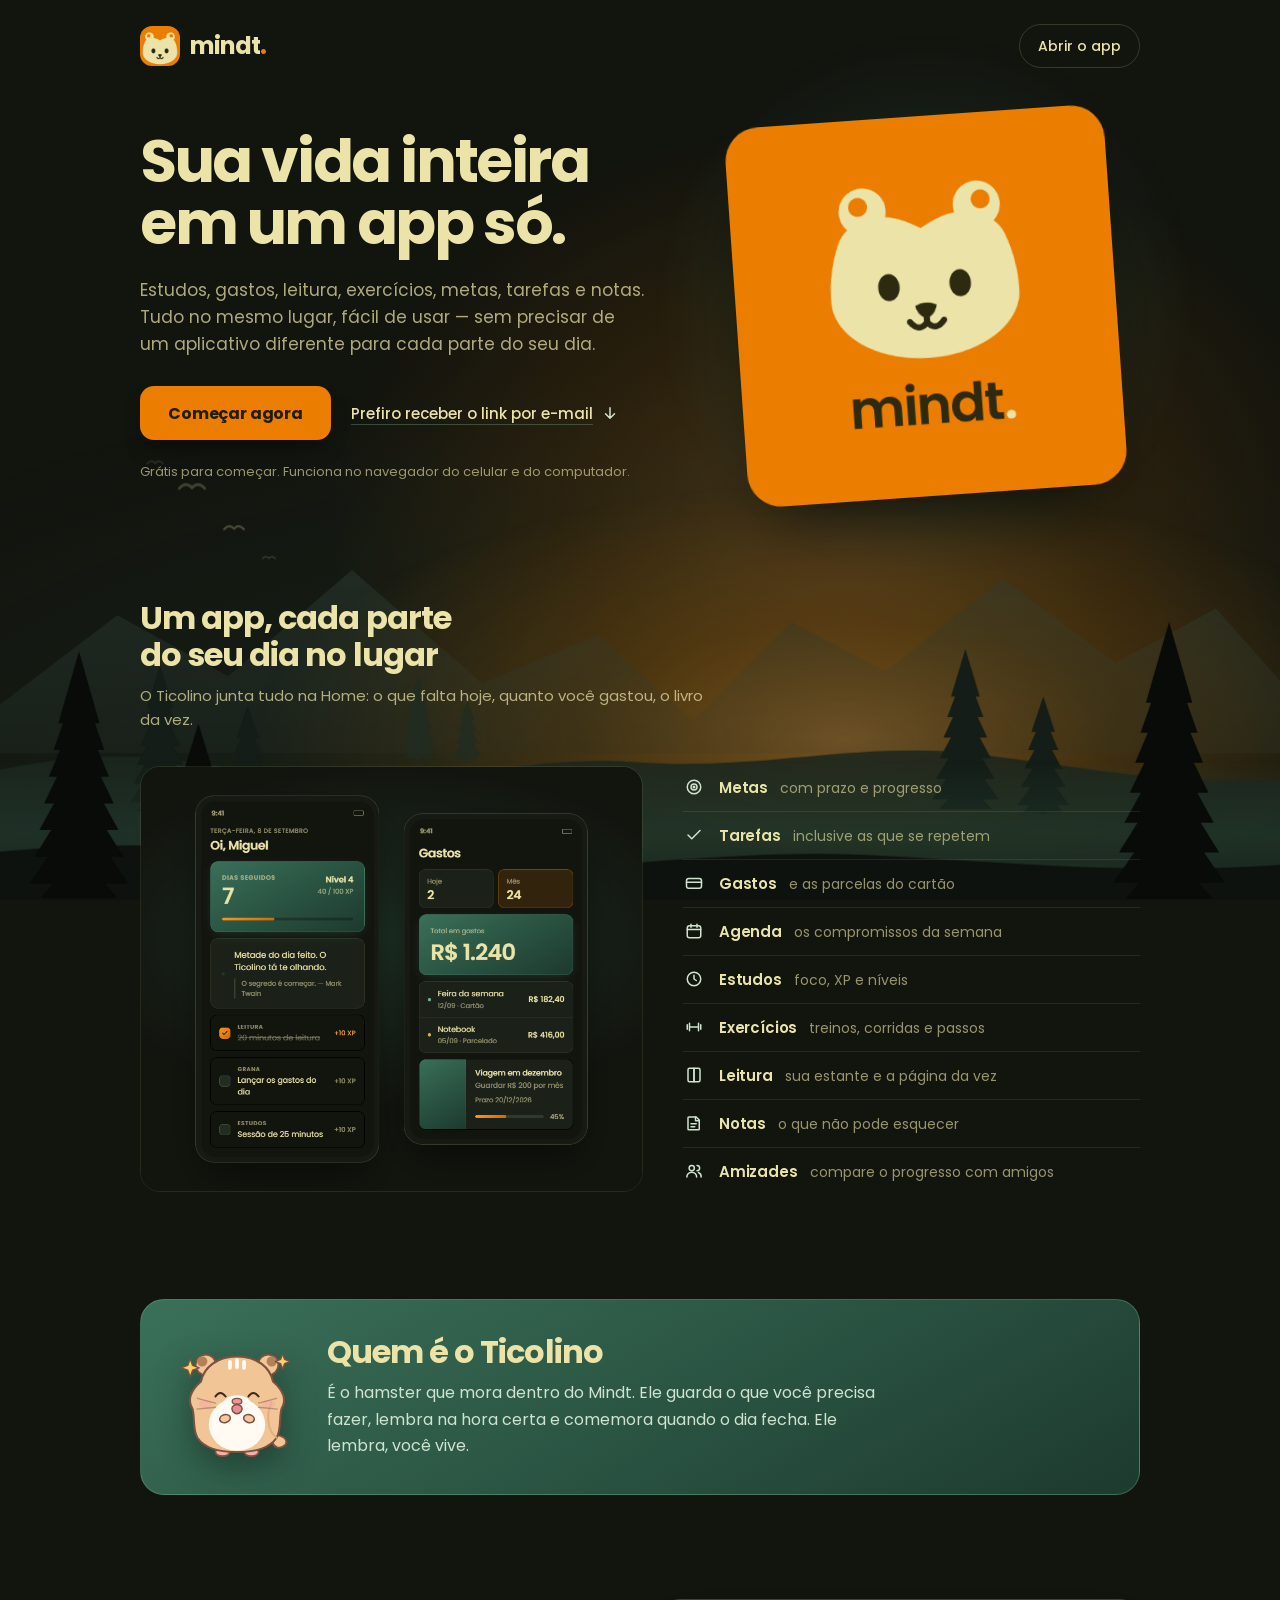
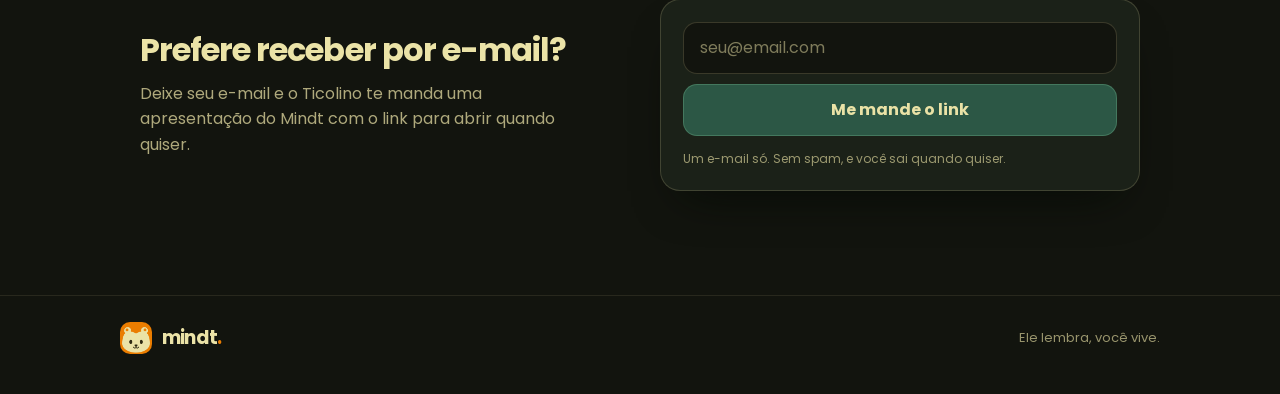
<file: conheca/index.html>
<!DOCTYPE html>
<html lang="pt-BR">
<head>
<meta charset="UTF-8">
<meta name="viewport" content="width=device-width, initial-scale=1.0">
<title>Mindt — sua vida inteira em um app só</title>
<meta name="description" content="Estudos, gastos, leitura, exercícios, metas, tarefas e notas. Tudo no mesmo lugar, com o Ticolino cuidando do seu dia.">
<meta name="theme-color" content="#12140E">
<meta name="color-scheme" content="dark">
<link rel="icon" type="image/png" sizes="64x64" href="../icons/favicon.png">
<link rel="apple-touch-icon" href="../icons/apple-touch-icon.png">

<meta property="og:type" content="website">
<meta property="og:site_name" content="Mindt">
<meta property="og:title" content="Mindt — sua vida inteira em um app só">
<meta property="og:description" content="Estudos, gastos, leitura, exercícios, metas, tarefas e notas. Tudo no mesmo lugar.">
<meta property="og:url" content="https://miguellpissinato-png.github.io/MINDT/conheca/">
<meta property="og:image" content="https://miguellpissinato-png.github.io/MINDT/email/hero-ticolino.png">
<meta property="og:image:width" content="1200">
<meta property="og:image:height" content="620">
<meta property="og:image:alt" content="Ticolino, o hamster mascote do Mindt, numa floresta ao entardecer">
<meta property="og:locale" content="pt_BR">
<meta name="twitter:card" content="summary_large_image">

<link rel="preconnect" href="https://fonts.googleapis.com">
<link rel="preconnect" href="https://fonts.gstatic.com" crossorigin>
<link rel="stylesheet" href="https://fonts.googleapis.com/css2?family=Poppins:wght@400;500;600;700;800&display=swap">
<link rel="stylesheet" href="../styles/floresta.css">
<link rel="stylesheet" href="estilo.css">
</head>
<body>

<!-- O mesmo cenario da Home do app, montado por ../js/floresta.js -->
<div class="floresta" id="floresta" aria-hidden="true"></div>

<header class="topo">
  <a class="marca" href="./" aria-label="Mindt">
    <img class="marca-selo" src="img/logo-selo.png" alt="" width="40" height="40">
    <span class="marca-nome">mindt<span class="ponto">.</span></span>
  </a>
  <a class="topo-abrir" href="../">Abrir o app</a>
</header>

<main>
  <div class="faixa">
    <section class="abertura">
      <div class="abertura-texto">
        <h1>Sua vida inteira<br>em um app só.</h1>
        <p class="linha-fina">Estudos, gastos, leitura, exercícios, metas, tarefas e notas. Tudo no mesmo lugar, fácil de usar — sem precisar de um aplicativo diferente para cada parte do seu dia.</p>
        <div class="acoes">
          <a class="botao" href="../">Começar agora</a>
          <a class="botao-leve" href="#entrar">
            Prefiro receber o link por e-mail
            <svg viewBox="0 0 24 24" fill="none" stroke="currentColor" stroke-width="2" stroke-linecap="round" stroke-linejoin="round" aria-hidden="true"><path d="M12 5v14M6 13l6 6 6-6"/></svg>
          </a>
        </div>
        <p class="nota">Grátis para começar. Funciona no navegador do celular e do computador.</p>
      </div>

      <div class="cartaz" aria-hidden="true">
        <img class="cartaz-placa" src="img/logo-mindt.png" width="1080" height="1080" alt="">
      </div>
    </section>
  </div>

  <div class="faixa">
    <section class="dentro-secao">
      <div class="cabecalho-secao">
        <h2>Um app, cada parte do seu dia no lugar</h2>
        <p>O Ticolino junta tudo na Home: o que falta hoje, quanto você gastou, o livro da vez.</p>
      </div>
      <div class="dentro">
        <figure class="telas">
          <img src="../email/telas-do-app.png" width="1200" height="760" loading="lazy"
               alt="Duas telas do Mindt no celular: a Home, com dias seguidos, recado do Ticolino e os itens do dia; e a tela de Gastos, com o total do mês e os lançamentos.">
        </figure>
        <ul class="modulos">
          <li><svg viewBox="0 0 24 24" fill="none" stroke="currentColor" stroke-width="2" stroke-linecap="round" stroke-linejoin="round" aria-hidden="true"><circle cx="12" cy="12" r="9"/><circle cx="12" cy="12" r="4"/><circle cx="12" cy="12" r="1"/></svg><b>Metas</b><span>com prazo e progresso</span></li>
          <li><svg viewBox="0 0 24 24" fill="none" stroke="currentColor" stroke-width="2" stroke-linecap="round" stroke-linejoin="round" aria-hidden="true"><path d="M4 12l5 5L20 6"/></svg><b>Tarefas</b><span>inclusive as que se repetem</span></li>
          <li><svg viewBox="0 0 24 24" fill="none" stroke="currentColor" stroke-width="2" stroke-linecap="round" stroke-linejoin="round" aria-hidden="true"><rect x="2" y="6" width="20" height="13" rx="3"/><path d="M2 11h20"/></svg><b>Gastos</b><span>e as parcelas do cartão</span></li>
          <li><svg viewBox="0 0 24 24" fill="none" stroke="currentColor" stroke-width="2" stroke-linecap="round" stroke-linejoin="round" aria-hidden="true"><rect x="3" y="5" width="18" height="16" rx="3"/><path d="M3 10h18M8 3v4M16 3v4"/></svg><b>Agenda</b><span>os compromissos da semana</span></li>
          <li><svg viewBox="0 0 24 24" fill="none" stroke="currentColor" stroke-width="2" stroke-linecap="round" stroke-linejoin="round" aria-hidden="true"><circle cx="12" cy="12" r="9"/><path d="M12 7v5l3 2"/></svg><b>Estudos</b><span>foco, XP e níveis</span></li>
          <li><svg viewBox="0 0 24 24" fill="none" stroke="currentColor" stroke-width="2" stroke-linecap="round" stroke-linejoin="round" aria-hidden="true"><path d="M3 9v6M6 7v10M18 7v10M21 9v6M6 12h12"/></svg><b>Exercícios</b><span>treinos, corridas e passos</span></li>
          <li><svg viewBox="0 0 24 24" fill="none" stroke="currentColor" stroke-width="2" stroke-linecap="round" stroke-linejoin="round" aria-hidden="true"><path d="M4 5a2 2 0 012-2h6v18H6a2 2 0 01-2-2z"/><path d="M20 5a2 2 0 00-2-2h-6v18h6a2 2 0 002-2z"/></svg><b>Leitura</b><span>sua estante e a página da vez</span></li>
          <li><svg viewBox="0 0 24 24" fill="none" stroke="currentColor" stroke-width="2" stroke-linecap="round" stroke-linejoin="round" aria-hidden="true"><path d="M5 4h10l4 4v12a1 1 0 01-1 1H5a1 1 0 01-1-1V5a1 1 0 011-1z"/><path d="M14 4v5h5M8 13h7M8 17h5"/></svg><b>Notas</b><span>o que não pode esquecer</span></li>
          <li><svg viewBox="0 0 24 24" fill="none" stroke="currentColor" stroke-width="2" stroke-linecap="round" stroke-linejoin="round" aria-hidden="true"><circle cx="9" cy="8" r="3.5"/><path d="M2.5 20a6.5 6.5 0 0113 0M16 4.5a3.5 3.5 0 010 7M18 14a6 6 0 013.5 6"/></svg><b>Amizades</b><span>compare o progresso com amigos</span></li>
        </ul>
      </div>
    </section>
  </div>

  <div class="faixa">
    <section>
      <div class="tico-cartao">
        <img src="img/ticolino-animado.svg" width="120" height="124" loading="lazy" alt="Ticolino acenando">
        <div>
          <h2>Quem é o Ticolino</h2>
          <p>É o hamster que mora dentro do Mindt. Ele guarda o que você precisa fazer, lembra na hora certa e comemora quando o dia fecha. Ele lembra, você vive.</p>
        </div>
      </div>
    </section>
  </div>

  <div class="faixa">
    <section id="entrar" class="captura">
      <div class="captura-texto">
        <h2>Prefere receber por e-mail?</h2>
        <p>Deixe seu e-mail e o Ticolino te manda uma apresentação do Mindt com o link para abrir quando quiser.</p>
      </div>

      <div class="caixa">
        <div id="formulario">
          <form id="form-lista" novalidate>
            <label for="campo-email" class="so-leitor">Seu e-mail</label>
            <input id="campo-email" name="email" type="email" required autocomplete="email"
                   inputmode="email" placeholder="seu@email.com">
            <button type="submit" id="botao-entrar">Me mande o link</button>
          </form>
          <p class="recado" id="recado" role="alert" hidden></p>
          <span class="miudo">Um e-mail só. Sem spam, e você sai quando quiser.</span>
        </div>

        <div id="pronto" class="pronto" hidden>
          <img src="img/ticolino-orgulhoso.svg" width="76" height="78" loading="lazy" alt="Ticolino comemorando">
          <div class="pronto-texto">
            <b id="pronto-titulo">Anotado!</b>
            <span id="pronto-recado">Olha sua caixa de entrada em instantes. Se não chegar, dá uma espiada no spam e na aba Promoções.</span>
            <a href="../">Ou abra o Mindt agora</a>
          </div>
        </div>
      </div>
    </section>
  </div>
</main>

<footer>
  <div class="rodape">
    <a class="marca" href="../" aria-label="Abrir o Mindt">
      <img class="marca-selo" src="img/logo-selo.png" alt="" width="32" height="32">
      <span class="marca-nome">mindt<span class="ponto">.</span></span>
    </a>
    <span class="rodape-frase">Ele lembra, você vive.</span>
  </div>
</footer>

<script src="../js/floresta.js"></script>
<script src="lista.js"></script>
</body>
</html>
</file>
<file: styles/floresta.css>
/* FLORESTA — cenario de fundo do Ticolino.
   Compartilhado pela Home do app e pela pagina de convite (conheca/).
   Cinco planos de silhueta com parallax, o brilho do sol baixo e o
   bando de passaros. O desenho e montado por js/floresta.js. */
.floresta{
  /* Fixo na janela, nao na pagina: o cenario e o FUNDO da Home inteira, e
     nao rola junto com o conteudo. O parallax e que da o movimento. Como
     esta dentro de #page-home, some sozinho nas outras paginas. */
  position:fixed;inset:0;
  overflow:hidden;pointer-events:none;user-select:none;z-index:0;
}
/* O ceu (brilho do sol) ocupa a tela toda. */
.floresta-ceu{position:absolute;inset:0}
/* A paisagem fica ancorada embaixo, na altura natural dela. Esticar a
   silhueta para a tela inteira deformaria as arvores; ancorar embaixo da o
   enquadramento certo: ceu em cima, linha de arvores no pe da tela. */
.floresta-svg{
  /* --alt e a altura da PAISAGEM na tela, a mesma de sempre. A caixa e
     maior que isso: ela leva mais 100 unidades de terra por baixo, e desce
     o mesmo tanto, para o enquadramento visivel nao mudar. Essa sobra e o
     que impede a borda de baixo do desenho de aparecer quando a rolagem
     levanta o cenario. */
  --alt:min(520px,62vh);
  position:absolute;left:0;right:0;
  bottom:calc(var(--alt) * -100 / 460);
  width:100%;height:calc(var(--alt) * 560 / 460);display:block;
}
/* O topo da paisagem se dissolve por MASCARA, nao por uma camada de cor.
   Antes havia um veu que comecava opaco em var(--bg): onde ele comecava, o
   brilho do ceu era cortado de uma vez e aparecia uma linha horizontal na
   tela, nos dois temas. A mascara apaga o proprio desenho, entao nao ha
   cor nova e nao ha borda. */
.floresta-svg{
  -webkit-mask-image:linear-gradient(180deg,transparent 0%,#000 26%);
  mask-image:linear-gradient(180deg,transparent 0%,#000 26%);
}
/* No tema claro o cenario entra discreto: o texto e olivo escuro e a
   paisagem sage nao deixa margem de contraste como o fundo escuro deixa.
   A 28% a floresta ainda se le como floresta e o texto continua legivel. */
[data-theme="light"] .floresta-svg{opacity:.28}

.floresta-passaro{will-change:transform}
[data-plano]{will-change:transform}
@keyframes floresta-voo{
  0%{transform:translate3d(0,0,0)}
  100%{transform:translate3d(1180px,var(--deriva,-30px),0)}
}
@keyframes floresta-asa{0%,100%{transform:scaleY(1)}50%{transform:scaleY(0.34)}}
@media (prefers-reduced-motion:reduce){
  .floresta-passaro{animation:none!important;opacity:.5}
  .floresta-passaro *{animation:none!important}
}
@media (max-width:768px){
  .floresta-svg{--alt:min(380px,46vh)}
}
</file>
<file: conheca/estilo.css>
/* CONHEÇA O MINDT — pagina de convite, o link da bio.
   Pagina separada do app: sem login, sem tema claro, sem o styles/main.css.

   Direcao: a floresta do app continua sendo o mundo (fundo escuro, verde
   da mata) e a logo laranja entra nele — no topo, no rodape e grande na
   abertura. Fora da logo, o laranja fica so no botao principal. */

:root{
  color-scheme:dark;
  --bg:#12140E;
  --surface-1:#1B2118;
  --line:rgba(235,227,167,0.10);
  --line-strong:rgba(235,227,167,0.18);
  --text:#EBE3A7;
  --text-2:rgba(235,227,167,0.72);
  --text-3:rgba(235,227,167,0.62);
  --creme:#EAE2A6;
  --accent:#EB7D00;
  --accent-bright:#FF9420;
  --accent-text:#F5A03D;
  --text-on-accent:#211C08;
  --mata-1:#3A7059;
  --mata-2:#2C5745;
  --mata-3:#1D3A2E;
  --mata-linha:rgba(111,181,140,0.35);
  --mata-texto:#CFE3CF;
  --danger-text:#F0A48E;
  --grad-mata:linear-gradient(150deg,var(--mata-1) 0%,var(--mata-2) 48%,var(--mata-3) 100%);
  --ease-out:cubic-bezier(.16,1,.3,1);
}

*{box-sizing:border-box}
[hidden]{display:none!important}
html{scroll-behavior:smooth;scrollbar-color:var(--mata-2) var(--bg)}
body{
  margin:0;background:var(--bg);color:var(--text);
  font-family:'Poppins',system-ui,-apple-system,'Segoe UI',sans-serif;
  -webkit-font-smoothing:antialiased;overflow-x:hidden;
  position:relative;min-height:100vh;caret-color:var(--accent);
}
::selection{background:var(--mata-2);color:var(--creme)}
body>*:not(#floresta){position:relative;z-index:1}
img{max-width:100%}
a{color:var(--accent-text);text-decoration-thickness:1px;text-underline-offset:3px}
.so-leitor{position:absolute;width:1px;height:1px;overflow:hidden;clip:rect(0 0 0 0);white-space:nowrap}

.faixa{max-width:1040px;margin:0 auto;padding:0 20px}
/* O brilho atras da placa passa da largura de proposito; sem este corte
   ele criava rolagem lateral no celular. */
main{overflow-x:clip}

/* ── Marca: o rosto da logo numa placa verde + "mindt." ─────────────── */
.marca{display:inline-flex;align-items:center;gap:10px;color:var(--text);text-decoration:none}
.marca-selo{width:40px;height:40px;border-radius:12px;display:block}
.marca-nome{font-size:24px;font-weight:700;letter-spacing:-.04em;line-height:1}
.ponto{color:var(--accent)}

/* ── Topo ───────────────────────────────────────────────────────────── */
.topo{display:flex;align-items:center;justify-content:space-between;gap:16px;
  padding:24px 20px 0;max-width:1040px;margin:0 auto 48px}
.topo-abrir{display:inline-flex;align-items:center;min-height:44px;padding:0 18px;border-radius:999px;
  border:1px solid var(--line-strong);color:var(--text);font-size:14px;font-weight:500;text-decoration:none;
  transition:border-color .2s,background .2s}
.topo-abrir:hover{border-color:var(--mata-linha);background:rgba(44,87,69,.35)}

/* ── Abertura ───────────────────────────────────────────────────────── */
.abertura{display:grid;grid-template-columns:minmax(0,1.1fr) minmax(0,.9fr);gap:48px;align-items:center;
  padding-bottom:104px}
.abertura-texto{display:flex;flex-direction:column;gap:22px;min-width:0}
h1{margin:0;font-size:clamp(36px,6.6vw,60px);line-height:1.04;font-weight:700;
  letter-spacing:-.04em;text-wrap:balance}
.linha-fina{margin:0;font-size:17px;line-height:1.6;color:var(--text-2);max-width:46ch;text-wrap:pretty}
.acoes{display:flex;flex-wrap:wrap;align-items:center;gap:12px 20px;margin-top:6px}
.botao{display:inline-flex;align-items:center;justify-content:center;min-height:54px;padding:0 28px;
  border-radius:14px;background:var(--accent);color:var(--text-on-accent);font-size:16px;font-weight:700;
  text-decoration:none;letter-spacing:-.01em;box-shadow:0 12px 24px -12px rgba(4,8,4,.8);
  transition:background .2s,transform .2s var(--ease-out),box-shadow .2s}
.botao:hover{background:var(--accent-bright);transform:translateY(-1px);box-shadow:0 16px 28px -12px rgba(4,8,4,.85)}
.botao-leve{display:inline-flex;align-items:center;gap:8px;min-height:44px;color:var(--text);font-size:15px;
  font-weight:500;text-decoration:underline;text-decoration-color:var(--mata-linha);text-underline-offset:5px}
.botao-leve svg{width:18px;height:18px;color:var(--mata-texto)}
.botao-leve:hover{text-decoration-color:var(--text)}
.nota{margin:0;font-size:13px;color:var(--text-3)}

/* O cartaz: a logo nova, redesenhada numa placa da mata. O rosto e o
   proprio desenho da logo recortado pelo contorno (sem fundo laranja). */
.cartaz{position:relative;display:grid;place-items:center;min-width:0}
.cartaz::before{content:"";position:absolute;width:128%;aspect-ratio:1;border-radius:50%;
  background:radial-gradient(circle,rgba(58,112,89,.55) 0%,rgba(44,87,69,.18) 42%,rgba(44,87,69,0) 70%)}
.cartaz-placa{position:relative;display:block;width:min(100%,380px);height:auto;aspect-ratio:1;border-radius:34px;
  box-shadow:0 40px 70px -30px rgba(4,8,4,.9);
  transform:rotate(-4deg);animation:placa 1.1s var(--ease-out) both}
/* O unico movimento da pagina: a placa assenta no lugar. */
@keyframes placa{from{transform:rotate(-10deg) translateY(18px) scale(.94);filter:blur(6px);opacity:.4}
  to{transform:rotate(-4deg);filter:none;opacity:1}}

/* ── Secoes ─────────────────────────────────────────────────────────── */
section{padding-bottom:104px}
h2{margin:0;font-size:clamp(24px,3.4vw,32px);line-height:1.15;font-weight:700;letter-spacing:-.03em;text-wrap:balance}
.cabecalho-secao{display:flex;flex-direction:column;gap:10px;margin-bottom:32px;max-width:58ch}
.cabecalho-secao p{margin:0;font-size:15px;line-height:1.6;color:var(--text-2)}

/* ── Por dentro ─────────────────────────────────────────────────────── */
.dentro{display:grid;grid-template-columns:minmax(0,1.1fr) minmax(0,1fr);gap:40px;align-items:center}
.telas{margin:0;border-radius:20px;overflow:hidden;aspect-ratio:13/11;border:1px solid var(--line)}
.telas img{display:block;width:100%;height:100%;object-fit:cover}
/* Lista corrida, nao grade de cartoes: nome forte e o que ele faz. */
.modulos{list-style:none;margin:0;padding:0;display:grid;grid-template-columns:1fr;gap:0}
.modulos li{display:grid;grid-template-columns:22px auto 1fr;align-items:baseline;gap:12px;padding:12px 2px;
  border-bottom:1px solid var(--line);font-size:15px}
.modulos li:last-child{border-bottom:0}
.modulos svg{width:18px;height:18px;color:var(--mata-texto);align-self:center}
.modulos b{font-weight:600;letter-spacing:-.01em}
.modulos span{color:var(--text-3);font-size:14px}

/* ── Quem e o Ticolino ──────────────────────────────────────────────── */
.tico-cartao{display:flex;align-items:center;gap:30px;flex-wrap:wrap;background:var(--grad-mata);
  border:1px solid var(--mata-linha);border-radius:24px;padding:34px 36px}
.tico-cartao img{flex:none;width:120px;height:auto;display:block;filter:drop-shadow(0 12px 16px rgba(8,20,14,.4))}
.tico-cartao div{flex:1;min-width:240px;display:flex;flex-direction:column;gap:10px}
.tico-cartao p{margin:0;font-size:16px;line-height:1.65;color:var(--mata-texto);max-width:56ch;text-wrap:pretty}

/* ── E-mail ─────────────────────────────────────────────────────────── */
.captura{display:grid;grid-template-columns:minmax(0,1fr) minmax(0,1fr);gap:40px;align-items:center}
.captura-texto{display:flex;flex-direction:column;gap:12px}
.captura-texto p{margin:0;font-size:16px;line-height:1.6;color:var(--text-2);max-width:44ch}
.caixa{background:var(--surface-1);border:1px solid var(--line-strong);border-radius:20px;padding:22px;
  box-shadow:0 24px 48px -24px rgba(4,8,4,.85)}
form{display:flex;flex-direction:column;gap:10px}
input[type=email]{width:100%;min-height:52px;padding:12px 16px;font:inherit;font-size:16px;
  color:var(--text);background:var(--bg);border:1px solid var(--line-strong);border-radius:14px;
  transition:border-color .2s}
input[type=email]::placeholder{color:rgba(235,227,167,.5)}
input[type=email]:focus{outline:none;border-color:var(--mata-linha);box-shadow:0 0 0 3px rgba(58,112,89,.35)}
button{min-height:52px;padding:12px 20px;font:inherit;font-size:16px;font-weight:700;
  color:var(--creme);background:var(--mata-2);border:1px solid var(--mata-linha);border-radius:14px;cursor:pointer;
  transition:background .2s}
button:hover:not(:disabled){background:#31614C}
button:disabled{opacity:.6;cursor:progress}
.miudo{display:block;margin-top:14px;font-size:12px;line-height:1.5;color:var(--text-3)}
.recado{margin:10px 0 0;font-size:14px;line-height:1.5;color:var(--danger-text)}

.pronto{display:flex;align-items:center;gap:18px}
.pronto img{flex:none;width:76px;height:auto;display:block}
.pronto-texto{display:flex;flex-direction:column;gap:6px;min-width:0}
.pronto-texto b{font-size:18px;font-weight:700;letter-spacing:-.02em}
.pronto-texto span{font-size:14px;line-height:1.55;color:var(--text-2)}
.pronto-texto a{font-size:14px;font-weight:600}

/* ── Rodape ─────────────────────────────────────────────────────────── */
footer{border-top:1px solid var(--line);padding:26px 20px 40px}
.rodape{max-width:1040px;margin:0 auto;display:flex;align-items:center;justify-content:space-between;
  gap:16px;flex-wrap:wrap}
.rodape .marca-selo{width:32px;height:32px;border-radius:10px}
.rodape .marca-nome{font-size:19px}
.rodape-frase{font-size:13px;color:var(--text-3)}

/* ── Foco visivel ───────────────────────────────────────────────────── */
a:focus-visible,button:focus-visible,input:focus-visible{
  outline:2px solid var(--accent-bright);outline-offset:3px;border-radius:10px}

@media (max-width:860px){
  .abertura{grid-template-columns:1fr;gap:36px;padding-bottom:80px}
  .cartaz{order:-1}
  .cartaz-placa{width:min(72%,300px);border-radius:28px}
  .dentro,.captura{grid-template-columns:1fr;gap:28px}
}
@media (max-width:520px){
  .topo{margin-bottom:28px}
  section{padding-bottom:72px}
  .acoes{flex-direction:column;align-items:stretch}
  .botao{width:100%}
  .botao-leve{justify-content:center}
  .tico-cartao{padding:26px 22px;gap:18px}
  .modulos li{grid-template-columns:22px 1fr;row-gap:2px}
  .modulos span{grid-column:2}
  .pronto{flex-direction:column;text-align:center}
}
@media (prefers-reduced-motion:reduce){
  html{scroll-behavior:auto}
  .cartaz-placa{animation:none}
}
</file>
